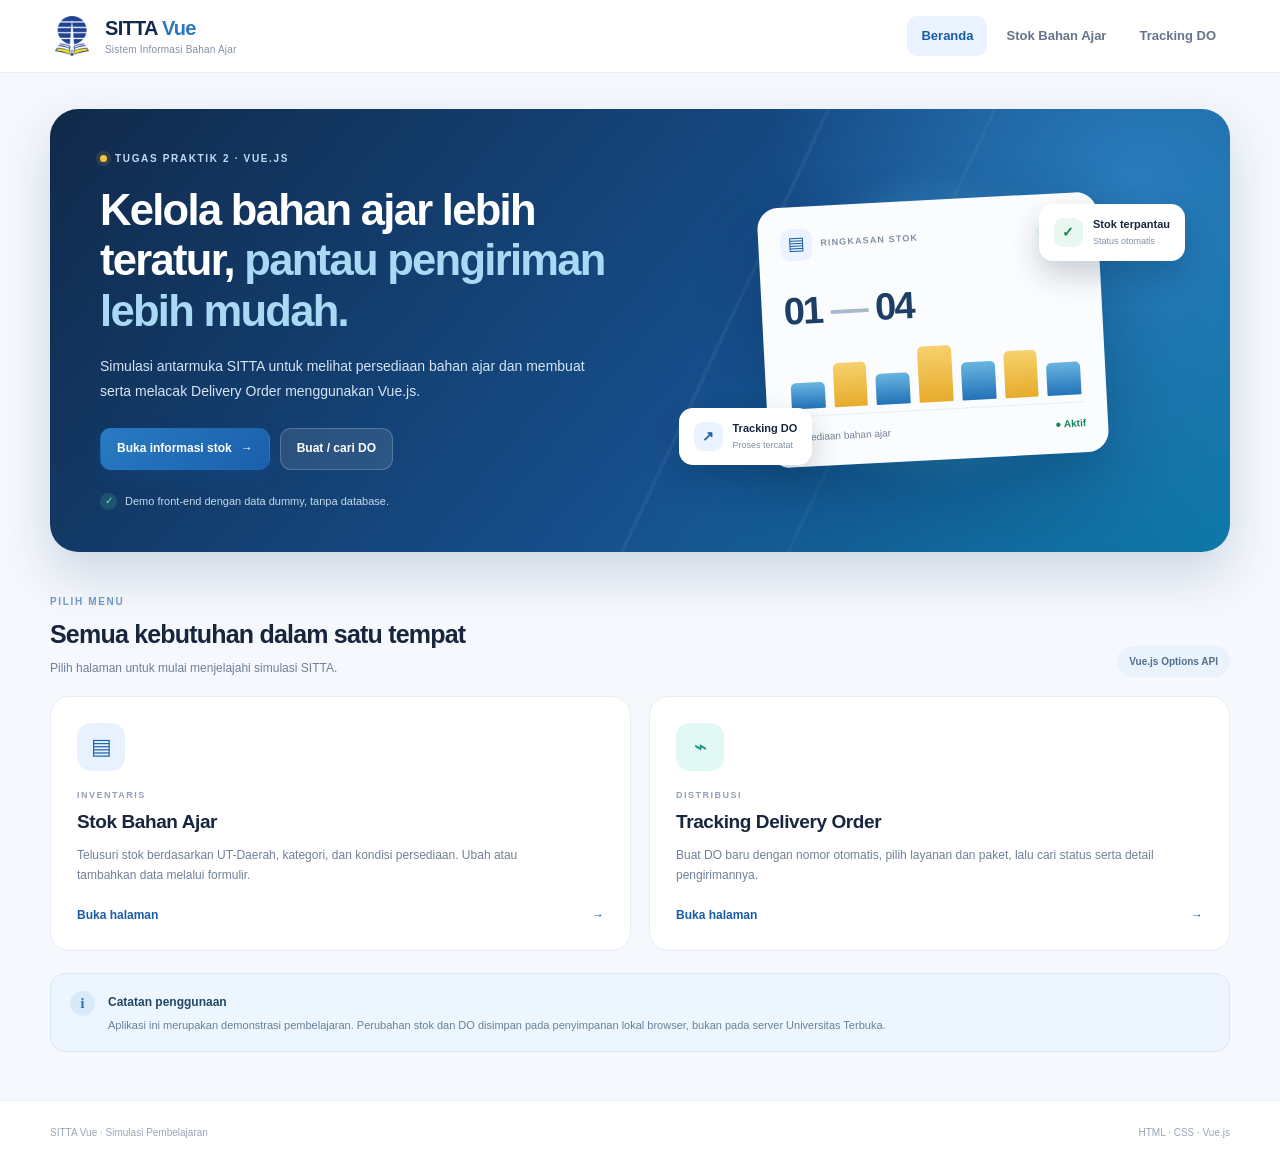
<file: index.html>
<!doctype html>
<html lang="id">
<head>
  <meta charset="utf-8">
  <meta name="viewport" content="width=device-width, initial-scale=1">
  <meta name="description" content="SITTA Vue - simulasi pengelolaan stok bahan ajar dan tracking delivery order Universitas Terbuka.">
  <title>SITTA Vue | Beranda</title>
  <link rel="stylesheet" href="css/style.css">
</head>
<body class="home-page">
  <header class="topbar">
    <a class="brand" href="index.html" aria-label="SITTA Vue beranda">
      <img src="assets/logo-ut.png" alt="Logo Universitas Terbuka" class="brand-logo">
      <span class="brand-copy"><strong>SITTA <span>Vue</span></strong><small>Sistem Informasi Bahan Ajar</small></span>
    </a>
    <nav class="main-nav" aria-label="Navigasi utama">
      <a class="active" href="index.html">Beranda</a>
      <a href="stok.html">Stok Bahan Ajar</a>
      <a href="tracking.html">Tracking DO</a>
    </nav>
  </header>

  <main class="home-main container">
    <section class="hero">
      <div class="hero-copy">
        <span class="eyebrow"><span class="eyebrow-dot"></span> TUGAS PRAKTIK 2 · VUE.JS</span>
        <h1>Kelola bahan ajar lebih teratur, <span>pantau pengiriman lebih mudah.</span></h1>
        <p>Simulasi antarmuka SITTA untuk melihat persediaan bahan ajar dan membuat serta melacak Delivery Order menggunakan Vue.js.</p>
        <div class="hero-actions">
          <a class="btn btn-primary" href="stok.html">Buka informasi stok <span aria-hidden="true">→</span></a>
          <a class="btn btn-light" href="tracking.html">Buat / cari DO</a>
        </div>
        <div class="hero-note"><span class="note-check">✓</span> Demo front-end dengan data dummy, tanpa database.</div>
      </div>
      <div class="hero-visual" aria-label="Ilustrasi pengelolaan bahan ajar">
        <div class="visual-glow"></div>
        <div class="visual-card visual-card-main">
          <div class="visual-card-top"><span class="visual-icon">▤</span><span class="tiny-label">RINGKASAN STOK</span><span class="visual-live">DEMO</span></div>
          <div class="visual-number">01 <span>—</span> 04</div>
          <div class="visual-bars"><i style="height:40%"></i><i style="height:68%"></i><i style="height:48%"></i><i style="height:88%"></i><i style="height:60%"></i><i style="height:74%"></i><i style="height:52%"></i></div>
          <div class="visual-footer"><span>Persediaan bahan ajar</span><span class="visual-status">● Aktif</span></div>
        </div>
        <div class="floating-chip chip-top"><span class="chip-symbol chip-green">✓</span><span><strong>Stok terpantau</strong><small>Status otomatis</small></span></div>
        <div class="floating-chip chip-bottom"><span class="chip-symbol chip-blue">↗</span><span><strong>Tracking DO</strong><small>Proses tercatat</small></span></div>
      </div>
    </section>

    <section class="section-heading">
      <div><p class="eyebrow">PILIH MENU</p><h2>Semua kebutuhan dalam satu tempat</h2><p class="muted">Pilih halaman untuk mulai menjelajahi simulasi SITTA.</p></div>
      <span class="demo-pill">Vue.js Options API</span>
    </section>

    <section class="menu-grid" aria-label="Menu aplikasi">
      <a class="menu-card" href="stok.html">
        <span class="menu-card-icon icon-stock">▤</span>
        <span class="menu-card-tag">INVENTARIS</span>
        <h3>Stok Bahan Ajar</h3>
        <p>Telusuri stok berdasarkan UT-Daerah, kategori, dan kondisi persediaan. Ubah atau tambahkan data melalui formulir.</p>
        <span class="menu-card-link">Buka halaman <span aria-hidden="true">→</span></span>
      </a>
      <a class="menu-card" href="tracking.html">
        <span class="menu-card-icon icon-tracking">⌁</span>
        <span class="menu-card-tag">DISTRIBUSI</span>
        <h3>Tracking Delivery Order</h3>
        <p>Buat DO baru dengan nomor otomatis, pilih layanan dan paket, lalu cari status serta detail pengirimannya.</p>
        <span class="menu-card-link">Buka halaman <span aria-hidden="true">→</span></span>
      </a>
    </section>

    <section class="info-strip">
      <div class="info-strip-icon">i</div>
      <div><strong>Catatan penggunaan</strong><p>Aplikasi ini merupakan demonstrasi pembelajaran. Perubahan stok dan DO disimpan pada penyimpanan lokal browser, bukan pada server Universitas Terbuka.</p></div>
    </section>
  </main>
  <footer class="site-footer"><div class="container footer-inner"><span>SITTA Vue · Simulasi Pembelajaran</span><span>HTML · CSS · Vue.js</span></div></footer>
</body>
</html>
</file>
<file: css/style.css>
:root {
  --navy: #102b4e;
  --blue: #185ca8;
  --blue-2: #2b77c2;
  --blue-3: #eaf3ff;
  --cyan: #dff6f5;
  --gold: #f6c344;
  --ink: #17263d;
  --muted: #718098;
  --line: #e4eaf2;
  --canvas: #f5f8fc;
  --white: #ffffff;
  --green: #16835c;
  --green-bg: #e8f7ef;
  --orange: #bd6d0c;
  --orange-bg: #fff4df;
  --red: #bf3846;
  --red-bg: #fff0f0;
  --shadow: 0 18px 48px rgba(23, 49, 82, .08);
  --radius: 20px;
}
* { box-sizing: border-box; }
html { scroll-behavior: smooth; }
body { margin: 0; font-family: 'DM Sans', Arial, sans-serif; color: var(--ink); background: var(--canvas); font-size: 14px; line-height: 1.55; }
[v-cloak] { display: none; }
a { color: inherit; text-decoration: none; }
button, input, select, textarea { font: inherit; }
button { cursor: pointer; }
button:focus-visible, a:focus-visible, input:focus-visible, select:focus-visible, textarea:focus-visible { outline: 3px solid rgba(43,119,194,.28); outline-offset: 2px; }
.container { width: min(1180px, calc(100% - 48px)); margin: 0 auto; }
.topbar { display: flex; align-items: center; justify-content: space-between; gap: 24px; padding: 14px max(24px, calc((100% - 1180px) / 2)); background: rgba(255,255,255,.94); border-bottom: 1px solid #e9eef5; position: sticky; top: 0; z-index: 20; backdrop-filter: blur(16px); }
.brand { display: inline-flex; align-items: center; gap: 11px; flex-shrink: 0; }
.brand-logo { width: 44px; height: 44px; object-fit: contain; padding: 2px; }
.brand-copy { display: flex; flex-direction: column; line-height: 1.2; }
.brand-copy strong { font-family: 'Manrope', sans-serif; font-size: 20px; letter-spacing: -.7px; color: var(--navy); }
.brand-copy strong span { color: var(--blue-2); }
.brand-copy small { color: #8290a4; font-size: 10px; margin-top: 4px; letter-spacing: .2px; }
.main-nav { display: flex; align-items: center; gap: 5px; }
.main-nav a { padding: 10px 14px; border-radius: 10px; color: #65748a; font-size: 13px; font-weight: 600; transition: .18s ease; white-space: nowrap; }
.main-nav a:hover { background: #f0f5fb; color: var(--blue); }
.main-nav a.active { color: var(--blue); background: var(--blue-3); }
.home-main { padding-top: 36px; padding-bottom: 48px; }
.hero { min-height: 380px; display: grid; grid-template-columns: 1.06fr .94fr; align-items: center; gap: 30px; padding: 42px 50px; border-radius: 28px; color: white; overflow: hidden; position: relative; background: radial-gradient(circle at 92% 16%, rgba(55,142,211,.6), transparent 32%), linear-gradient(130deg, #10294a 0%, #164f8c 58%, #0e79a8 100%); box-shadow: 0 22px 50px rgba(20,68,117,.18); }
.hero::before { content: ''; position: absolute; inset: 0; pointer-events: none; background: linear-gradient(115deg, transparent 0 56%, rgba(255,255,255,.05) 56% 56.3%, transparent 56.3% 68%, rgba(255,255,255,.04) 68% 68.3%, transparent 68.3%); }
.hero-copy, .hero-visual { position: relative; z-index: 1; }
.eyebrow { margin: 0 0 10px; font-size: 10px; font-weight: 800; letter-spacing: 1.65px; color: #6f9bc9; }
.hero .eyebrow { display: flex; align-items: center; gap: 8px; color: #c1daf6; }
.eyebrow-dot { width: 7px; height: 7px; border-radius: 50%; background: var(--gold); box-shadow: 0 0 0 4px rgba(246,195,68,.13); }
h1, h2, h3, h4, p { margin-top: 0; }
h1, h2, h3 { font-family: 'Manrope', 'DM Sans', sans-serif; }
.hero h1 { max-width: 580px; font-size: clamp(30px, 3.4vw, 45px); line-height: 1.17; letter-spacing: -1.7px; margin: 18px 0 17px; }
.hero h1 span { color: #a9d9f4; }
.hero-copy > p { color: #d4e5f6; max-width: 510px; font-size: 14px; line-height: 1.8; margin-bottom: 23px; }
.hero-actions { display: flex; flex-wrap: wrap; gap: 10px; }
.btn { border: 1px solid transparent; border-radius: 11px; min-height: 42px; padding: 10px 16px; display: inline-flex; justify-content: center; align-items: center; gap: 9px; font-weight: 700; font-size: 12px; transition: transform .15s ease, box-shadow .15s ease, background .15s ease; }
.btn:hover { transform: translateY(-1px); }
.btn-primary { color: white; background: linear-gradient(135deg, #287bc3, #1b5fab); box-shadow: 0 8px 18px rgba(24,92,168,.2); }
.btn-primary:hover { background: #154f92; box-shadow: 0 10px 22px rgba(24,92,168,.28); }
.btn-light { color: #35516f; background: #f0f4f9; border-color: #e7edf5; }
.btn-light:hover { background: #e7eff8; }
.hero .btn-light { color: white; background: rgba(255,255,255,.1); border-color: rgba(255,255,255,.2); }
.hero .btn-light:hover { background: rgba(255,255,255,.17); }
.btn-outline { color: var(--blue); border-color: #d6e4f4; background: #fff; }
.btn-outline:hover { background: var(--blue-3); }
.btn-small { min-height: 30px; padding: 5px 10px; font-size: 11px; border-radius: 8px; }
.btn-block { width: 100%; }
.hero-note { color: #c4d9ec; margin-top: 23px; font-size: 11px; display: flex; align-items: center; gap: 8px; }
.note-check { display: inline-flex; align-items: center; justify-content: center; width: 17px; height: 17px; background: rgba(83,204,150,.18); color: #7ce4b4; border-radius: 50%; font-size: 10px; }
.hero-visual { display: flex; align-items: center; justify-content: center; min-height: 300px; }
.visual-glow { position: absolute; width: 290px; height: 290px; border-radius: 50%; background: rgba(101,197,236,.14); filter: blur(14px); }
.visual-card { width: min(340px, 100%); min-height: 240px; padding: 22px; border-radius: 21px; color: var(--ink); background: rgba(255,255,255,.98); box-shadow: 0 25px 60px rgba(5,29,57,.24); transform: rotate(-3deg); }
.visual-card-top { display: flex; align-items: center; gap: 8px; }
.visual-icon { display: grid; place-items: center; width: 32px; height: 32px; border-radius: 10px; background: var(--blue-3); color: var(--blue); font-size: 18px; }
.tiny-label { font-size: 9px; font-weight: 800; letter-spacing: 1.15px; color: #8290a4; }
.visual-live { margin-left: auto; background: #e8f7ef; color: var(--green); border-radius: 40px; padding: 4px 8px; font-size: 8px; font-weight: 800; }
.visual-number { font-family: 'Manrope', sans-serif; font-size: 38px; font-weight: 800; letter-spacing: -2px; margin: 21px 0 4px; color: #1d3f66; }
.visual-number span { color: #a9b8ca; }
.visual-bars { height: 72px; display: flex; align-items: end; gap: 9px; border-bottom: 1px solid #e8eef5; padding: 0 3px 7px; }
.visual-bars i { display: block; flex: 1; border-radius: 5px 5px 1px 1px; background: linear-gradient(180deg, #68b5e1, #2372b8); }
.visual-bars i:nth-child(2n) { background: linear-gradient(180deg, #f6d16c, #e7ab2b); }
.visual-footer { display: flex; justify-content: space-between; margin-top: 13px; font-size: 10px; color: #75849a; }
.visual-status { color: var(--green); font-weight: 700; }
.floating-chip { position: absolute; display: flex; align-items: center; gap: 10px; padding: 12px 15px; background: white; border-radius: 14px; color: var(--ink); box-shadow: 0 14px 30px rgba(5,29,57,.2); }
.floating-chip strong, .floating-chip small { display: block; }
.floating-chip strong { font-size: 11px; }
.floating-chip small { color: #8390a3; font-size: 9px; margin-top: 2px; }
.chip-top { top: 24px; right: -5px; }
.chip-bottom { bottom: 15px; left: -8px; }
.chip-symbol { width: 29px; height: 29px; display: grid; place-items: center; border-radius: 9px; font-weight: 800; }
.chip-green { background: var(--green-bg); color: var(--green); }
.chip-blue { background: var(--blue-3); color: var(--blue); }
.section-heading { display: flex; justify-content: space-between; align-items: end; gap: 20px; margin: 42px 0 19px; }
.section-heading .eyebrow { margin-bottom: 6px; }
.section-heading h2 { font-size: 25px; letter-spacing: -.8px; margin: 0 0 5px; }
.muted { color: var(--muted); }
.section-heading p.muted { margin: 0; font-size: 12px; }
.demo-pill { display: inline-flex; align-items: center; gap: 6px; color: #526f8e; background: #eaf2fb; border-radius: 30px; padding: 8px 12px; font-size: 10px; font-weight: 700; white-space: nowrap; }
.menu-grid { display: grid; grid-template-columns: repeat(2, minmax(0, 1fr)); gap: 18px; }
.menu-card { display: block; padding: 26px; background: white; border: 1px solid #e8eef5; border-radius: 19px; transition: .2s ease; }
.menu-card:hover { border-color: #b8d5f2; transform: translateY(-3px); box-shadow: var(--shadow); }
.menu-card-icon { display: grid; place-items: center; width: 48px; height: 48px; border-radius: 14px; font-size: 22px; margin-bottom: 18px; }
.icon-stock { color: #1a65af; background: #e8f2ff; }
.icon-tracking { color: #108b81; background: #e2f8f4; }
.menu-card-tag { display: block; color: #91a0b3; font-size: 9px; font-weight: 800; letter-spacing: 1.5px; margin-bottom: 4px; }
.menu-card h3 { font-size: 19px; margin: 0 0 8px; letter-spacing: -.4px; }
.menu-card p { color: var(--muted); line-height: 1.7; font-size: 12px; margin-bottom: 20px; max-width: 500px; }
.menu-card-link { display: flex; align-items: center; justify-content: space-between; color: var(--blue); font-size: 12px; font-weight: 800; }
.info-strip { margin-top: 22px; padding: 17px 19px; display: flex; gap: 13px; align-items: flex-start; border: 1px solid #d7e8f7; border-radius: 15px; background: #edf6fe; }
.info-strip-icon { width: 25px; height: 25px; display: grid; place-items: center; flex-shrink: 0; border-radius: 50%; background: #d8eafa; color: #256eae; font-family: Georgia, serif; font-weight: 700; }
.info-strip strong { font-size: 12px; color: #244767; }
.info-strip p { margin: 3px 0 0; font-size: 11px; line-height: 1.65; color: #658099; }
.page-main { padding-top: 25px; padding-bottom: 42px; }
.breadcrumb { display: flex; gap: 9px; align-items: center; font-size: 11px; color: #8491a4; margin-bottom: 20px; }
.breadcrumb a { color: var(--blue); font-weight: 600; }
.page-heading { display: flex; justify-content: space-between; align-items: center; gap: 20px; margin-bottom: 25px; }
.page-heading .eyebrow { margin-bottom: 5px; }
.page-heading h1 { margin: 0 0 5px; font-size: clamp(27px, 3vw, 35px); letter-spacing: -1.2px; }
.page-heading p.muted { margin: 0; font-size: 12px; }
.stats-grid { display: grid; grid-template-columns: repeat(4, minmax(0,1fr)); gap: 14px; margin-bottom: 22px; }
.stat-card { display: flex; align-items: center; gap: 14px; min-height: 112px; padding: 19px; background: white; border: 1px solid #e7edf5; border-radius: 17px; box-shadow: 0 4px 15px rgba(23,49,82,.025); }
.stat-icon { display: grid; place-items: center; width: 41px; height: 41px; border-radius: 13px; font-weight: 800; font-size: 19px; flex-shrink: 0; }
.stat-blue { background: #e9f2ff; color: #216bb4; }
.stat-green { background: #e7f7ef; color: #18865c; }
.stat-orange { background: #fff2df; color: #c57910; }
.stat-red { background: #fff0f0; color: #c23d48; }
.stat-card p { margin: 0 0 1px; font-size: 10px; color: var(--muted); }
.stat-card strong { display: block; font-family: 'Manrope', sans-serif; font-size: 26px; line-height: 1.25; letter-spacing: -.8px; }
.stat-card small { display: block; color: #98a3b3; font-size: 9px; margin-top: 2px; }
.panel { background: white; border: 1px solid #e7edf5; border-radius: var(--radius); box-shadow: 0 4px 20px rgba(23,49,82,.025); padding: 23px; min-width: 0; }
.panel-heading { display: flex; align-items: center; justify-content: space-between; gap: 18px; margin-bottom: 20px; }
.panel-heading h2 { margin: 0 0 4px; font-size: 17px; letter-spacing: -.45px; }
.panel-heading p.muted { margin: 0; font-size: 11px; }
.result-count { padding: 7px 10px; background: #f2f6fb; border-radius: 8px; color: #667b95; font-size: 10px; white-space: nowrap; font-weight: 700; }
.filter-grid { display: grid; grid-template-columns: repeat(4, minmax(0,1fr)); gap: 12px; }
.field { display: flex; flex-direction: column; gap: 7px; min-width: 0; }
.field > span:first-child { color: #465973; font-size: 11px; font-weight: 700; }
.field input, .field select, .field textarea { width: 100%; min-width: 0; border: 1px solid #dfe7f0; color: #283d56; background: #fbfcfe; border-radius: 10px; padding: 10px 12px; outline: none; min-height: 40px; font-size: 11px; transition: .16s ease; }
.field input:focus, .field select:focus, .field textarea:focus { border-color: #6ca5d8; background: white; box-shadow: 0 0 0 3px rgba(43,119,194,.08); }
.field textarea { resize: vertical; }
.field input::placeholder, .field textarea::placeholder { color: #a4afbd; }
.search-input-wrap { position: relative; display: flex; align-items: center; }
.search-input-wrap > span { position: absolute; left: 12px; z-index: 1; font-size: 20px; color: #8498ad; line-height: 1; }
.search-input-wrap input { padding-left: 35px; }
.filter-bottom { display: flex; align-items: center; justify-content: space-between; gap: 14px; margin-top: 17px; padding: 14px 0 16px; border-bottom: 1px solid #edf1f6; }
.check-filters, .filter-actions { display: flex; align-items: center; flex-wrap: wrap; gap: 15px; }
.check-label { display: inline-flex; align-items: center; gap: 8px; font-size: 11px; font-weight: 600; color: #596b82; cursor: pointer; }
.check-label input { accent-color: var(--blue); width: 14px; height: 14px; margin: 0; }
.text-button { padding: 3px 0; border: 0; background: transparent; color: var(--blue); font-size: 11px; font-weight: 800; }
.text-button:hover { color: #0e3d70; text-decoration: underline; }
.filter-updated { font-size: 9px; color: #9aa5b3; }
.table-wrap { width: 100%; overflow-x: auto; }
.data-table { width: 100%; border-collapse: separate; border-spacing: 0; white-space: nowrap; font-size: 11px; }
.data-table th { padding: 13px 12px; color: #73849a; font-size: 9px; font-weight: 800; letter-spacing: .45px; text-align: left; text-transform: uppercase; background: #f7f9fc; border-bottom: 1px solid #e8edf4; }
.data-table th:first-child { border-radius: 10px 0 0 0; }
.data-table th:last-child { border-radius: 0 10px 0 0; }
.data-table td { padding: 14px 12px; border-bottom: 1px solid #edf1f6; color: #485b72; vertical-align: middle; }
.data-table tbody tr:hover { background: #fbfdff; }
.data-table tbody tr:last-child td { border-bottom: 0; }
.course-cell { min-width: 180px; display: flex; flex-direction: column; gap: 4px; white-space: normal; }
.course-code { color: #245c91; font-weight: 800; font-size: 10px; letter-spacing: .2px; }
.course-title { font-weight: 700; color: #243a53; font-size: 11px; }
.category-pill { display: inline-flex; border: 1px solid #e2eaf4; border-radius: 7px; background: #f5f8fc; color: #667b93; font-size: 9px; font-weight: 700; padding: 5px 7px; }
.qty-number { font-size: 14px; color: #1c6e4f; }
.qty-warning { color: var(--orange); }
.qty-empty { color: var(--red); }
.status-pill { display: inline-flex; align-items: center; justify-content: center; gap: 5px; border-radius: 30px; padding: 5px 8px; font-size: 9px; font-weight: 800; white-space: nowrap; }
.status-safe { background: var(--green-bg); color: var(--green); }
.status-low { background: var(--orange-bg); color: var(--orange); }
.status-empty { background: var(--red-bg); color: var(--red); }
.status-info { background: #eaf3ff; color: #2169ad; }
.note-cell { min-width: 165px; max-width: 230px; white-space: normal; color: #78869a !important; line-height: 1.5; }
.note-cell em, .note-cell strong, .note-cell u, .note-cell i { color: #536b84; }
.table-legend { display: flex; gap: 17px; flex-wrap: wrap; border-top: 1px solid #edf1f6; margin-top: 4px; padding-top: 14px; color: #8492a5; font-size: 9px; }
.table-legend span { display: inline-flex; align-items: center; gap: 6px; }
.legend-dot { display: inline-block; width: 7px; height: 7px; border-radius: 50%; }
.legend-safe { background: #29a574; }.legend-low { background: #e6a234; }.legend-empty { background: #d9535d; }
.empty-state { display: flex; flex-direction: column; align-items: center; justify-content: center; text-align: center; min-height: 230px; padding: 28px; }
.empty-icon { font-size: 34px; color: #9ab1ca; }
.empty-state h3 { font-size: 16px; margin: 8px 0 3px; }
.empty-state p { font-size: 11px; color: var(--muted); margin-bottom: 15px; }
.page-footnote { color: #96a2b2; font-size: 10px; margin: 16px 2px 0; }
.modal-backdrop { position: fixed; z-index: 60; inset: 0; padding: 25px; background: rgba(12,29,50,.54); backdrop-filter: blur(5px); display: flex; align-items: center; justify-content: center; overflow-y: auto; }
.modal-card { width: min(660px, 100%); max-height: min(90vh, 850px); overflow-y: auto; padding: 25px; border-radius: 22px; background: white; box-shadow: 0 30px 90px rgba(0,0,0,.24); animation: modalIn .18s ease-out; }
@keyframes modalIn { from { opacity: 0; transform: translateY(8px) scale(.99); } to { opacity: 1; transform: translateY(0) scale(1); } }
.modal-heading { display: flex; align-items: flex-start; justify-content: space-between; gap: 20px; margin-bottom: 19px; }
.modal-heading .eyebrow { margin-bottom: 4px; }
.modal-heading h2 { margin: 0 0 4px; font-size: 21px; }
.modal-heading p.muted { margin: 0; font-size: 11px; }
.icon-button { border: 1px solid #e4ebf4; background: #f7f9fc; color: #5d7188; width: 34px; height: 34px; border-radius: 10px; font-size: 21px; line-height: 1; }
.form-grid { display: grid; grid-template-columns: repeat(2, minmax(0,1fr)); gap: 14px; }
.field-full { grid-column: 1 / -1; }
.form-error { background: #fff0f0; color: #b32835; border: 1px solid #f4cfd3; padding: 10px 12px; border-radius: 9px; font-size: 11px; margin: 14px 0 0; }
.modal-actions { display: flex; justify-content: flex-end; gap: 9px; margin-top: 22px; padding-top: 17px; border-top: 1px solid #edf1f6; }
.toast-message { position: fixed; z-index: 80; right: 24px; bottom: 24px; color: white; background: #143f68; border: 1px solid rgba(255,255,255,.1); box-shadow: 0 15px 35px rgba(12,41,68,.25); padding: 13px 18px; border-radius: 12px; font-size: 12px; font-weight: 700; max-width: calc(100% - 48px); }
.toast-enter-active, .toast-leave-active { transition: all .22s ease; }.toast-enter, .toast-leave-to { opacity: 0; transform: translateY(10px); }
.tracking-layout { display: grid; grid-template-columns: minmax(0, 1.08fr) minmax(360px, .92fr); gap: 19px; align-items: start; }
.form-panel form > .field { margin-bottom: 15px; }
.field-help { font-size: 9px; color: #8c9aae; line-height: 1.5; }
.readonly-input { color: #1f5b94 !important; font-weight: 800; background: #eff6ff !important; border-color: #d5e7fa !important; }
.step-badge { width: 34px; height: 34px; display: grid; place-items: center; border-radius: 10px; background: #fff4df; color: #a96a08; font-weight: 800; font-size: 11px; flex-shrink: 0; }
.step-badge-blue { background: #e8f2ff; color: #1d65a9; }
.package-summary { margin: 17px 0 10px; border: 1px solid #dbe9f7; border-radius: 13px; background: #f7fbff; padding: 15px; }
.package-summary-title { display: flex; align-items: center; gap: 10px; padding-bottom: 12px; border-bottom: 1px solid #e4eef8; }
.package-icon { display: grid; place-items: center; width: 35px; height: 35px; border-radius: 10px; background: #e5f1ff; color: var(--blue); font-size: 18px; }
.package-summary-title strong, .package-summary-title small { display: block; }
.package-summary-title strong { font-size: 12px; }
.package-summary-title small { font-size: 9px; color: #8b9cb0; margin-top: 3px; }
.package-summary ul { margin: 10px 0 0; padding: 0; list-style: none; }
.package-summary li { display: flex; gap: 13px; padding: 7px 0; font-size: 10px; color: #5b6d83; }
.package-total { display: flex; justify-content: space-between; align-items: center; border-top: 1px solid #e4eef8; margin-top: 8px; padding-top: 13px; font-size: 11px; color: #6f8096; }
.package-total strong { color: #175b99; font-family: 'Manrope', sans-serif; font-size: 16px; }
.helper-box { margin: 17px 0 10px; padding: 14px; color: #71839a; background: #f5f8fc; border: 1px dashed #d8e2ee; border-radius: 12px; font-size: 11px; }
.destination-help { display: block; margin: 11px 0; }
.form-actions { display: flex; justify-content: flex-end; gap: 9px; flex-wrap: wrap; margin-top: 20px; padding-top: 17px; border-top: 1px solid #edf1f6; }
.search-panel { position: sticky; top: 95px; }
.do-search-form { display: flex; flex-direction: column; gap: 12px; }
.search-clear { align-self: flex-end; }
.search-message { font-size: 10px; color: var(--green); margin: 12px 0 0; }
.search-message.message-error { color: var(--red); }
.tracking-result { margin-top: 18px; padding-top: 17px; border-top: 1px solid #edf1f6; }
.result-topline { display: flex; align-items: center; justify-content: space-between; gap: 10px; }
.result-label { color: #8b9cb0; font-size: 9px; font-weight: 800; letter-spacing: 1px; }
.tracking-result h3 { margin: 13px 0 3px; font-size: 19px; letter-spacing: -.4px; color: #20476e; }
.result-name { margin: 0 0 16px; font-weight: 700; font-size: 12px; }.result-name span { color: #91a0b3; font-size: 10px; font-weight: 500; }
.result-details { display: grid; grid-template-columns: repeat(2, minmax(0,1fr)); gap: 13px 16px; }
.result-details > div { display: flex; flex-direction: column; gap: 3px; }
.result-details span { color: #91a0b3; font-size: 9px; }
.result-details strong { color: #3e536d; font-size: 11px; overflow-wrap: anywhere; }
.result-details .detail-total { grid-column: 1 / -1; background: #eff7ff; border-radius: 10px; padding: 12px; flex-direction: row; align-items: center; justify-content: space-between; }
.result-details .detail-total strong { color: #145b99; font-family: 'Manrope', sans-serif; font-size: 16px; }
.progress-section { margin-top: 22px; }
.progress-heading { display: flex; align-items: center; justify-content: space-between; color: #708198; font-size: 10px; margin-bottom: 9px; }
.progress-heading strong { color: var(--blue); font-size: 11px; }
.progress-track { height: 7px; border-radius: 99px; background: #eaf0f7; overflow: hidden; }
.progress-track span { display: block; height: 100%; border-radius: inherit; background: linear-gradient(90deg, #2372b8, #59b9cb); transition: width .2s ease; }
.progress-labels { display: flex; justify-content: space-between; margin-top: 7px; color: #9aa6b6; font-size: 8px; }
.timeline { margin-top: 22px; padding-top: 18px; border-top: 1px solid #edf1f6; }
.timeline h4 { margin: 0 0 13px; font-family: 'Manrope', sans-serif; font-size: 12px; }
.timeline-list { display: flex; flex-direction: column; gap: 0; }
.timeline-item { display: flex; gap: 11px; position: relative; padding-bottom: 15px; }
.timeline-item:not(:last-child)::before { content: ''; position: absolute; top: 11px; bottom: -1px; left: 4px; width: 1px; background: #dce8f4; }
.timeline-dot { position: relative; z-index: 1; flex: 0 0 9px; height: 9px; border: 2px solid #4b96d0; background: white; border-radius: 50%; margin-top: 4px; }
.timeline-item strong { display: block; font-size: 10px; color: #4b5f77; font-weight: 600; }
.timeline-item small { display: block; color: #a0adbc; font-size: 9px; margin-top: 4px; }
.tracking-empty { text-align: center; padding: 27px 11px 8px; }
.tracking-empty-icon { margin: 0 auto 7px; width: 48px; height: 48px; display: grid; place-items: center; border-radius: 16px; background: #f0f6fd; color: #84a2c2; font-size: 25px; }
.tracking-empty strong { display: block; font-size: 12px; }
.tracking-empty p { color: #8a98aa; font-size: 10px; line-height: 1.7; max-width: 255px; margin: 5px auto 9px; }
.history-panel { margin-top: 20px; }
.history-panel .data-table td { vertical-align: top; }
.table-subtext { display: block; color: #9ba7b5; font-size: 9px; margin-top: 3px; }
.site-footer { background: #fff; border-top: 1px solid #e8edf4; }
.footer-inner { display: flex; justify-content: space-between; align-items: center; gap: 20px; min-height: 63px; color: #9aa6b5; font-size: 10px; }
.footer-inner a { color: #517da7; font-weight: 700; }
@media (max-width: 1000px) {
  .hero { padding: 35px; grid-template-columns: 1fr .8fr; }
  .chip-top { right: -10px; }.chip-bottom { left: -18px; }
  .stats-grid { grid-template-columns: repeat(2, minmax(0,1fr)); }
  .filter-grid { grid-template-columns: repeat(2, minmax(0,1fr)); }
  .tracking-layout { grid-template-columns: minmax(0, 1fr) minmax(320px, .9fr); gap: 14px; }
  .panel { padding: 19px; }
}
@media (max-width: 760px) {
  .container { width: min(100% - 30px, 600px); }
  .topbar { flex-direction: column; align-items: stretch; gap: 10px; padding: 10px 15px; }
  .brand-logo { width: 36px; height: 36px; }.brand-copy strong { font-size: 18px; }
  .main-nav { display: grid; grid-template-columns: repeat(3, minmax(0,1fr)); gap: 4px; }
  .main-nav a { text-align: center; padding: 9px 5px; font-size: 11px; }
  .home-main { padding-top: 18px; }
  .hero { grid-template-columns: 1fr; padding: 27px 22px 25px; gap: 10px; border-radius: 22px; }
  .hero h1 { max-width: 100%; font-size: 32px; letter-spacing: -1.2px; }
  .hero-copy > p { font-size: 12px; }
  .hero-visual { min-height: 260px; margin-top: 2px; }
  .visual-card { width: min(320px, 92%); }.chip-top { right: 0; top: 2px; }.chip-bottom { left: 0; bottom: 0; }
  .section-heading { align-items: flex-start; flex-direction: column; margin-top: 30px; }
  .section-heading h2 { font-size: 22px; }.menu-grid { grid-template-columns: 1fr; }
  .menu-card { padding: 21px; }.page-main { padding-top: 17px; }.page-heading { align-items: flex-start; flex-direction: column; gap: 13px; margin-bottom: 19px; }.page-heading h1 { font-size: 29px; }
  .stats-grid { gap: 9px; }.stat-card { min-height: 97px; padding: 13px; gap: 10px; }.stat-icon { width: 34px; height: 34px; }.stat-card strong { font-size: 23px; }.stat-card p { font-size: 9px; }
  .panel { padding: 16px; border-radius: 16px; }.panel-heading { align-items: flex-start; gap: 9px; }.panel-heading h2 { font-size: 16px; }.panel-heading p.muted { line-height: 1.5; }
  .filter-grid { grid-template-columns: 1fr 1fr; gap: 11px; }.filter-bottom { align-items: flex-start; flex-direction: column; }.filter-actions { width: 100%; justify-content: space-between; }
  .tracking-layout { grid-template-columns: 1fr; }.search-panel { position: static; }.form-grid { gap: 12px; }.history-panel { margin-top: 15px; }
  .footer-inner { min-height: 58px; font-size: 9px; }
}
@media (max-width: 440px) {
  .container { width: calc(100% - 24px); }
  .hero-actions { flex-direction: column; align-items: stretch; }.hero-actions .btn { width: 100%; }
  .stats-grid { grid-template-columns: repeat(2, minmax(0,1fr)); }
  .filter-grid, .form-grid { grid-template-columns: 1fr; }.field-full { grid-column: auto; }
  .check-filters { flex-direction: column; align-items: flex-start; gap: 11px; }
  .modal-backdrop { padding: 12px; align-items: flex-start; }.modal-card { margin: auto 0; padding: 18px; border-radius: 17px; }.modal-actions { flex-direction: column-reverse; }.modal-actions .btn { width: 100%; }
  .form-actions { flex-direction: column-reverse; }.form-actions .btn { width: 100%; }
  .result-details { gap: 12px; }.footer-inner { align-items: flex-start; justify-content: center; flex-direction: column; gap: 1px; padding: 13px 0; }
}
</file>
